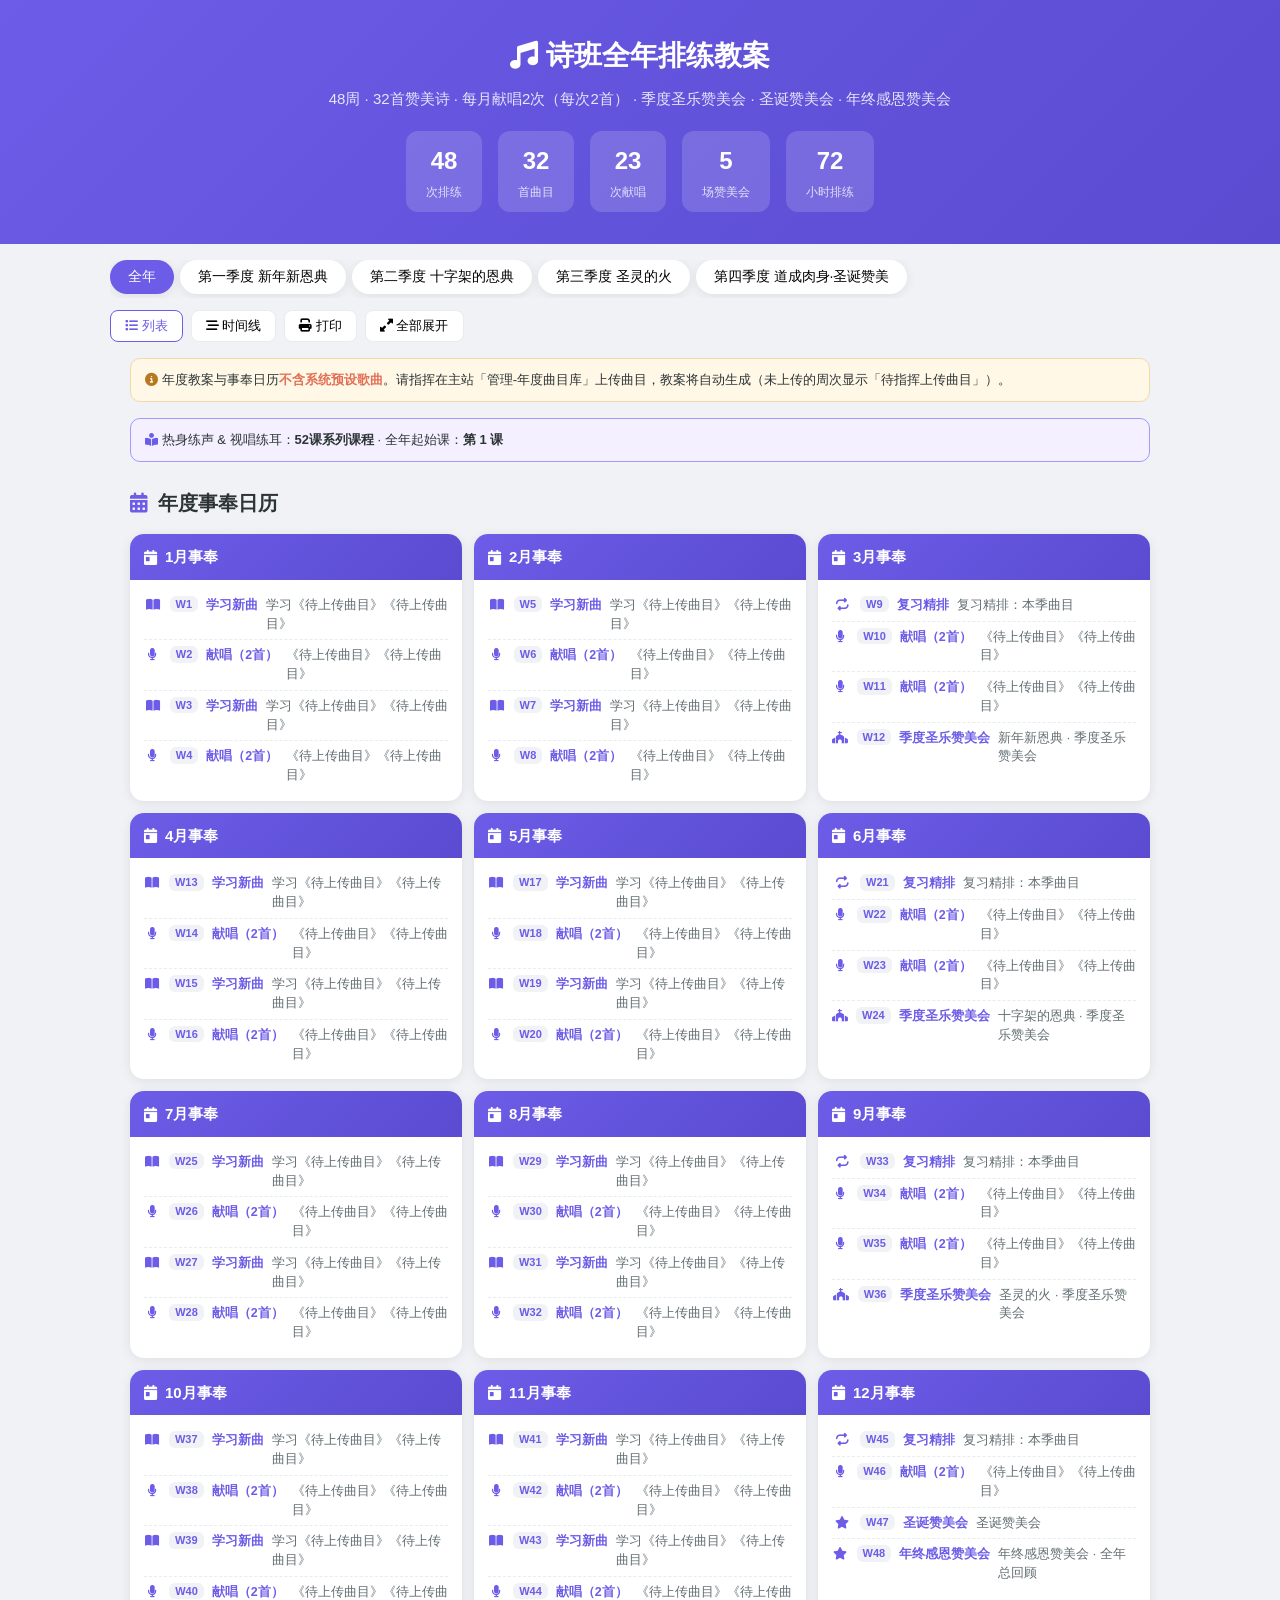
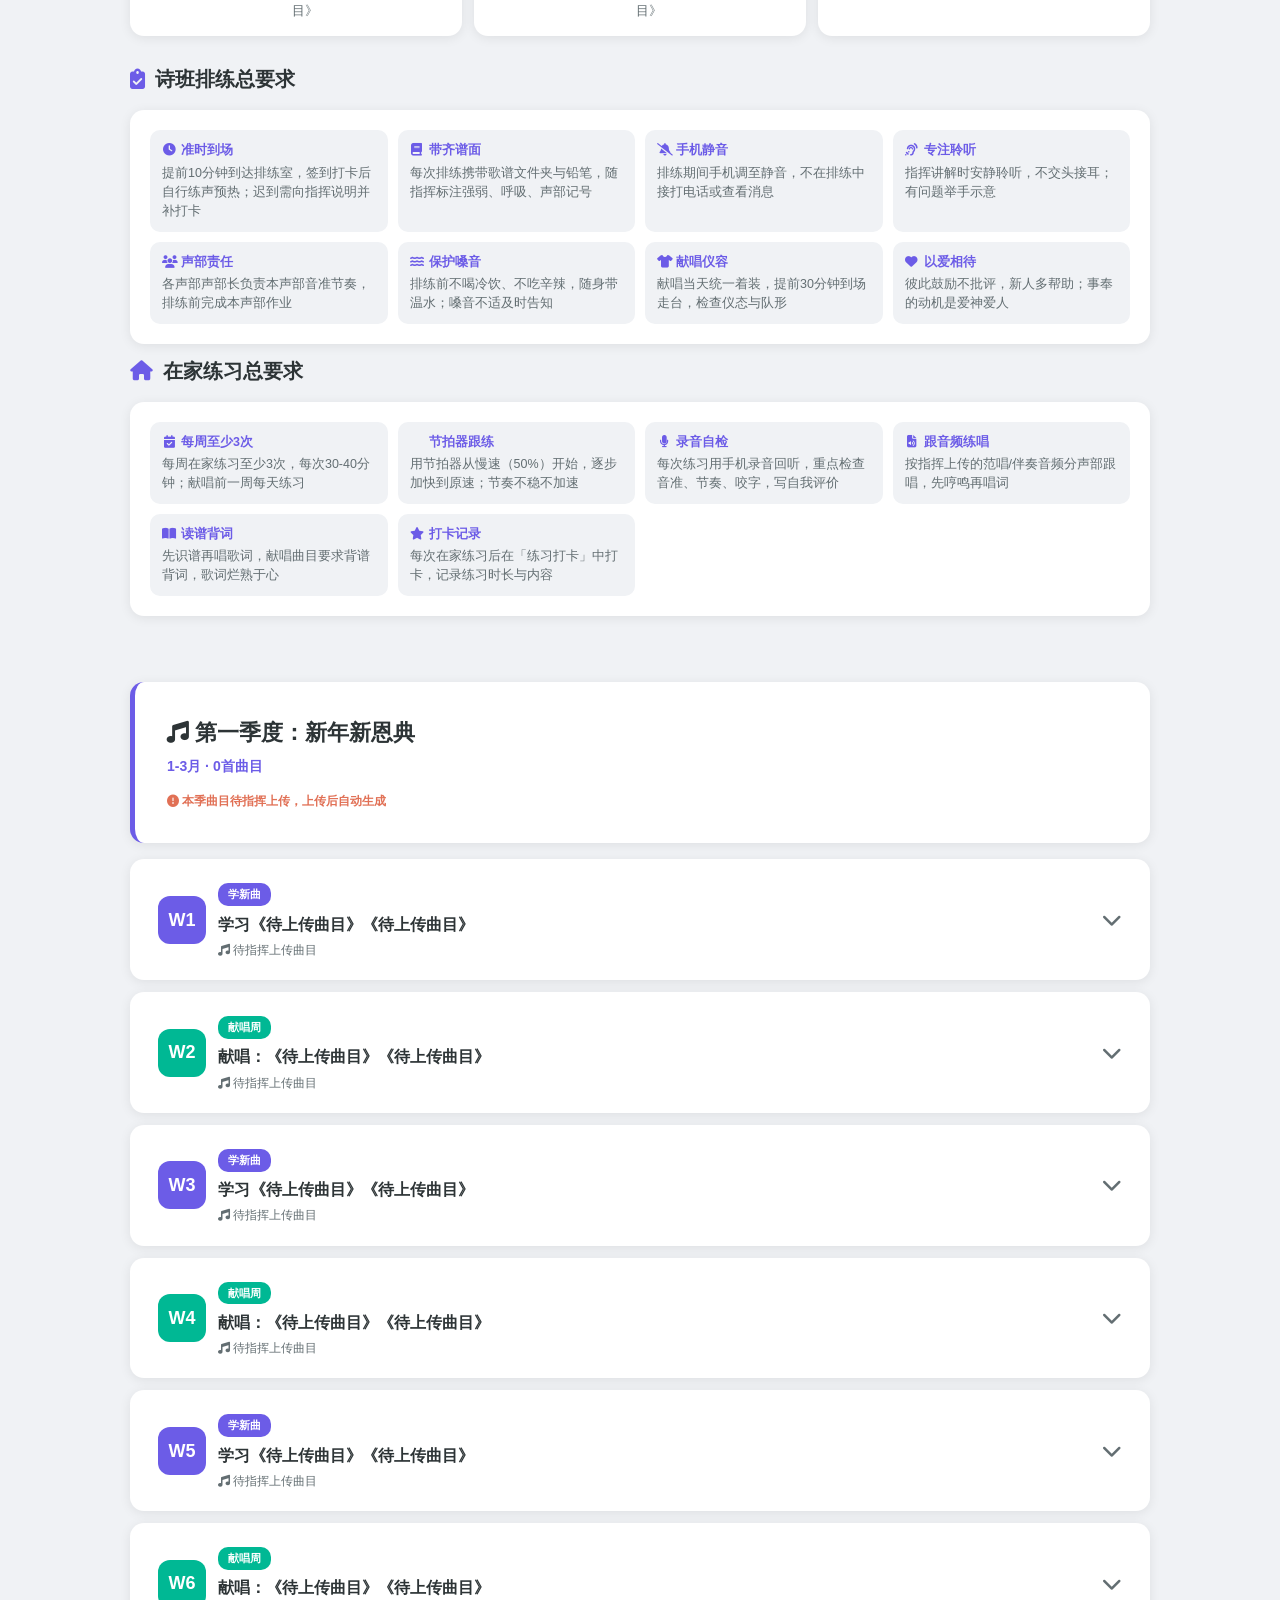
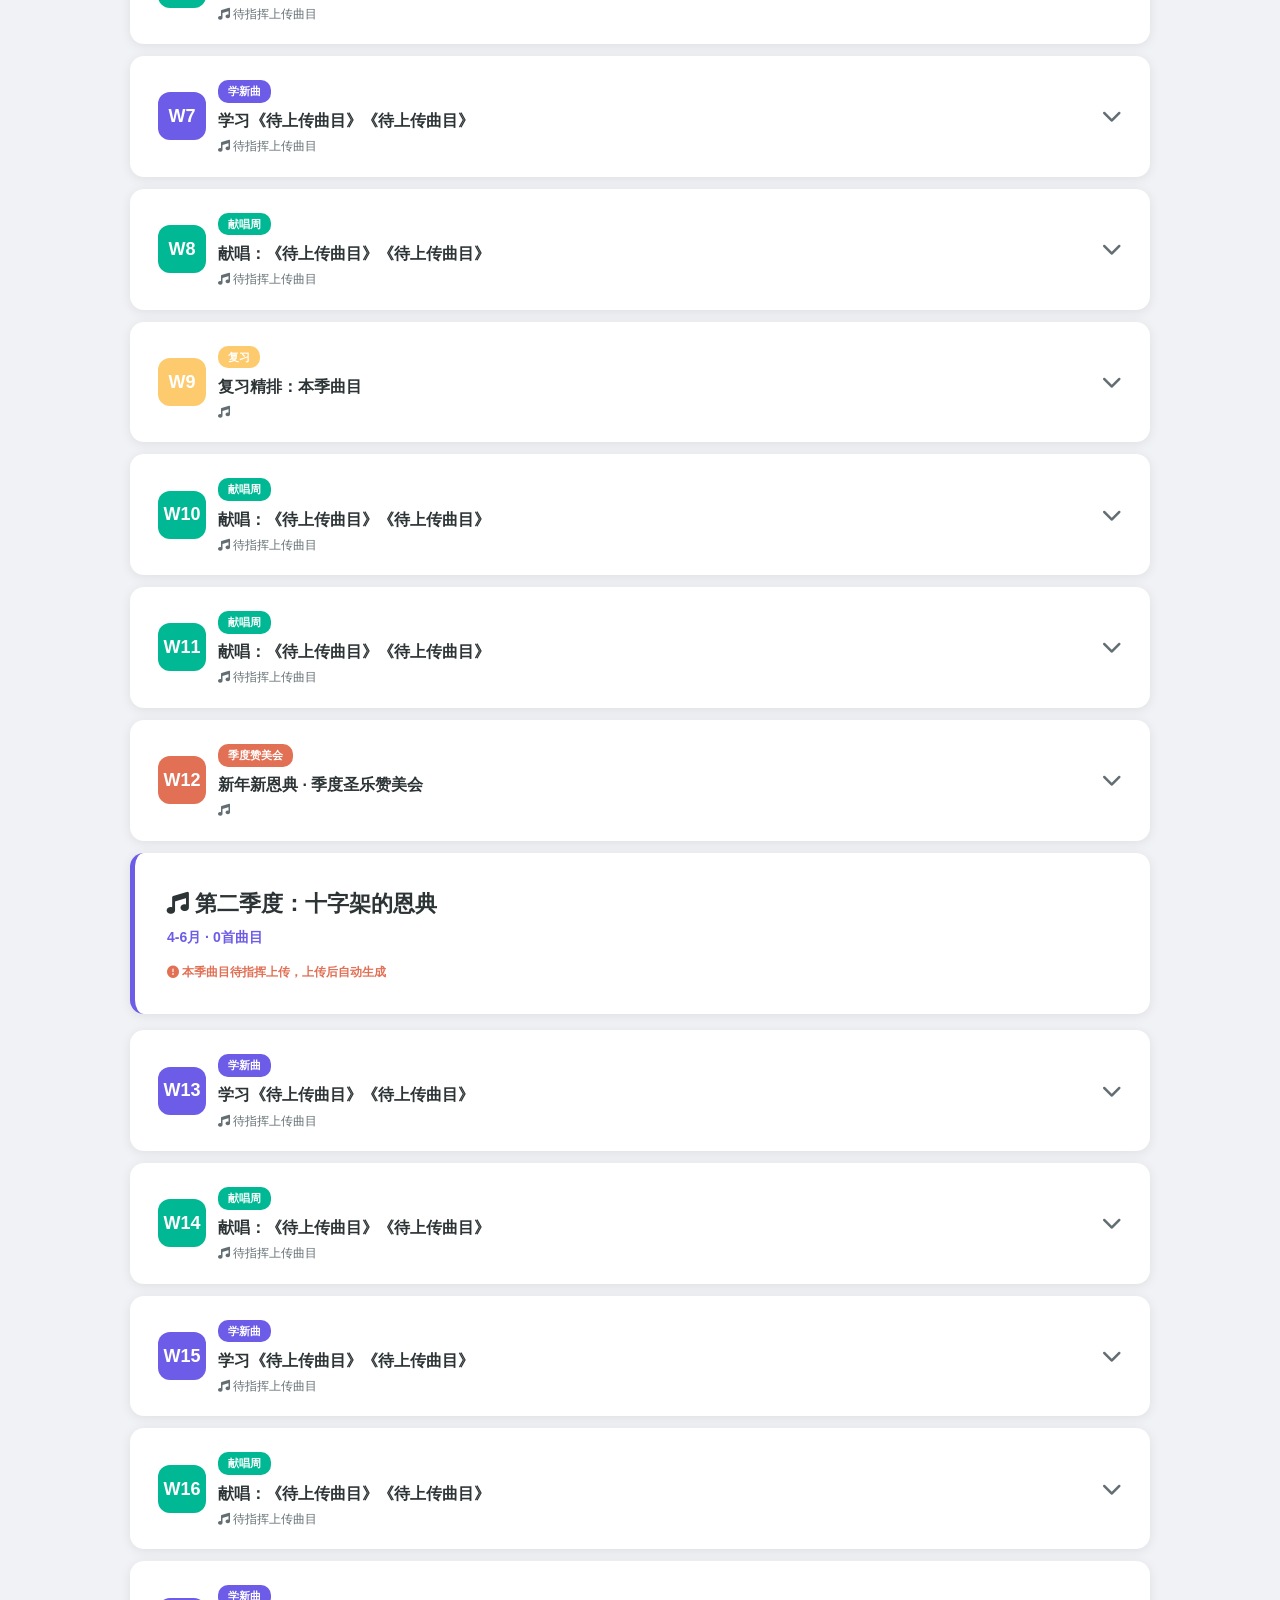
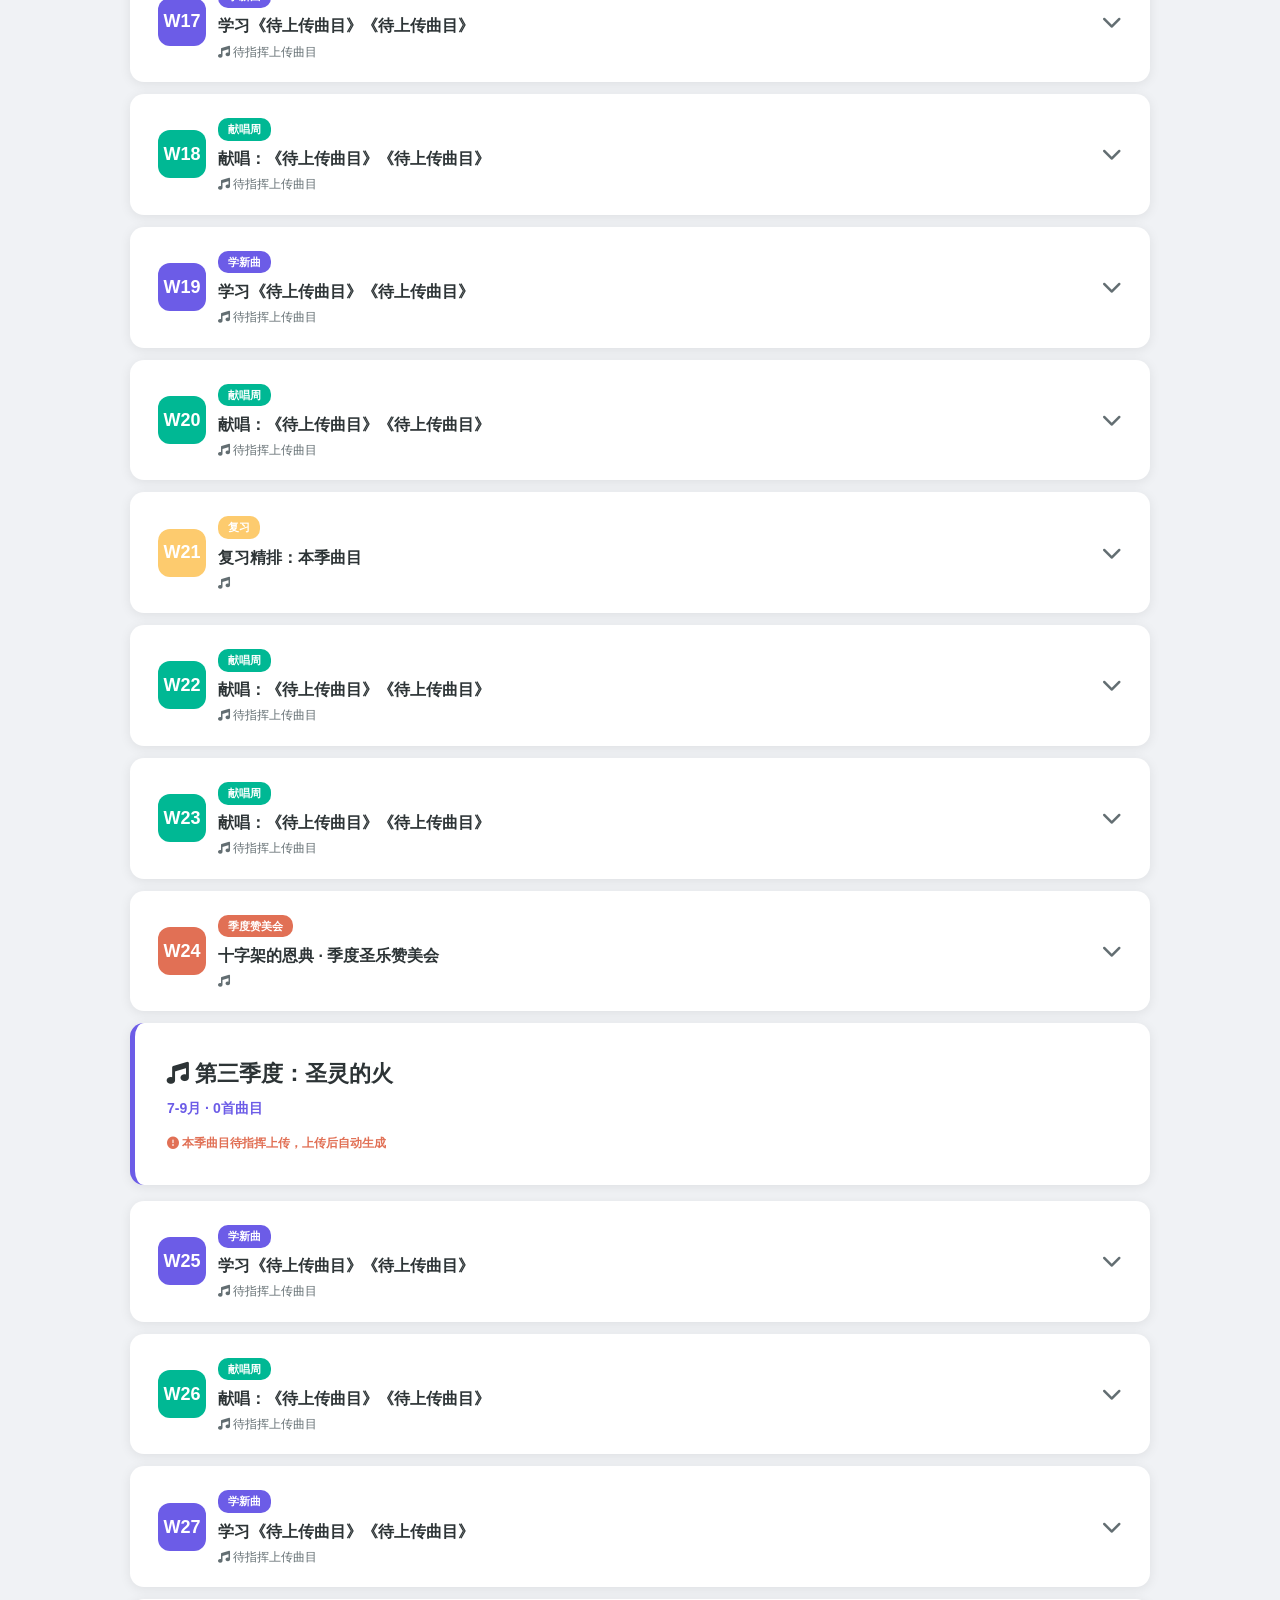
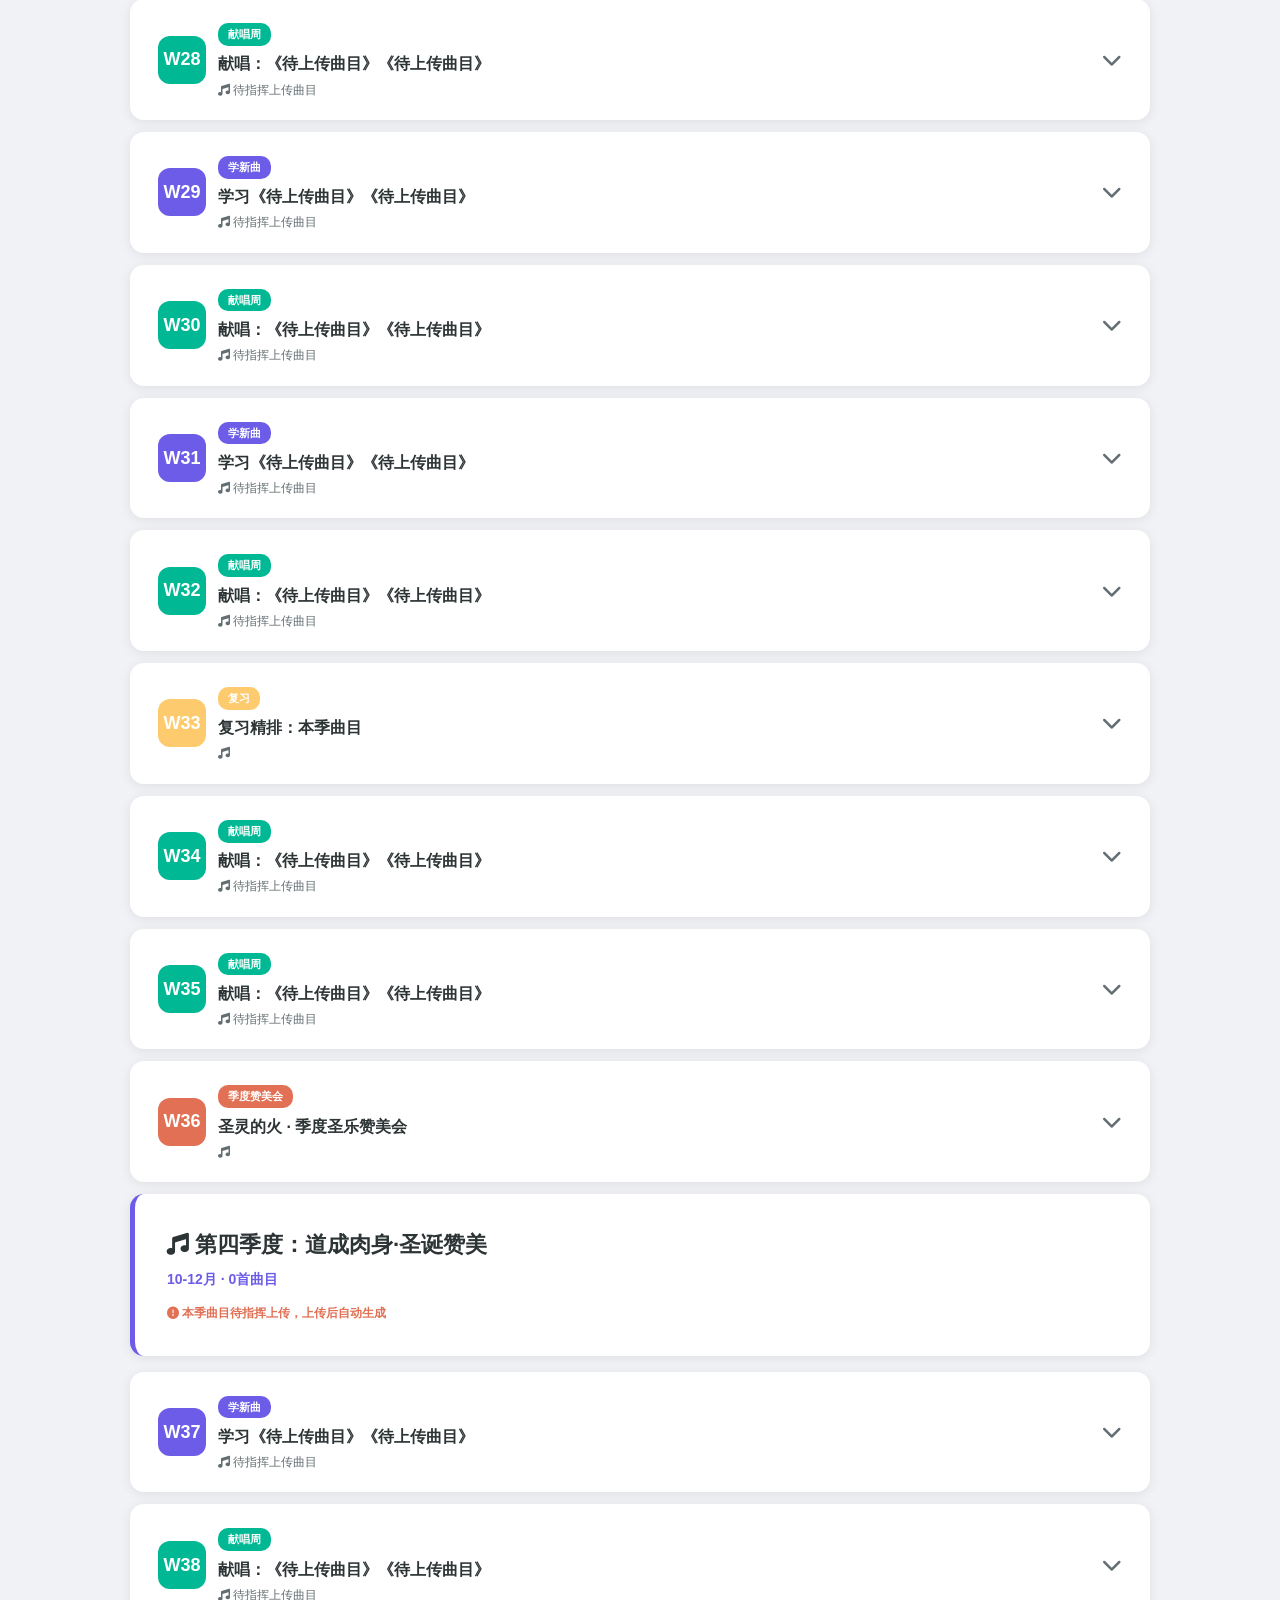
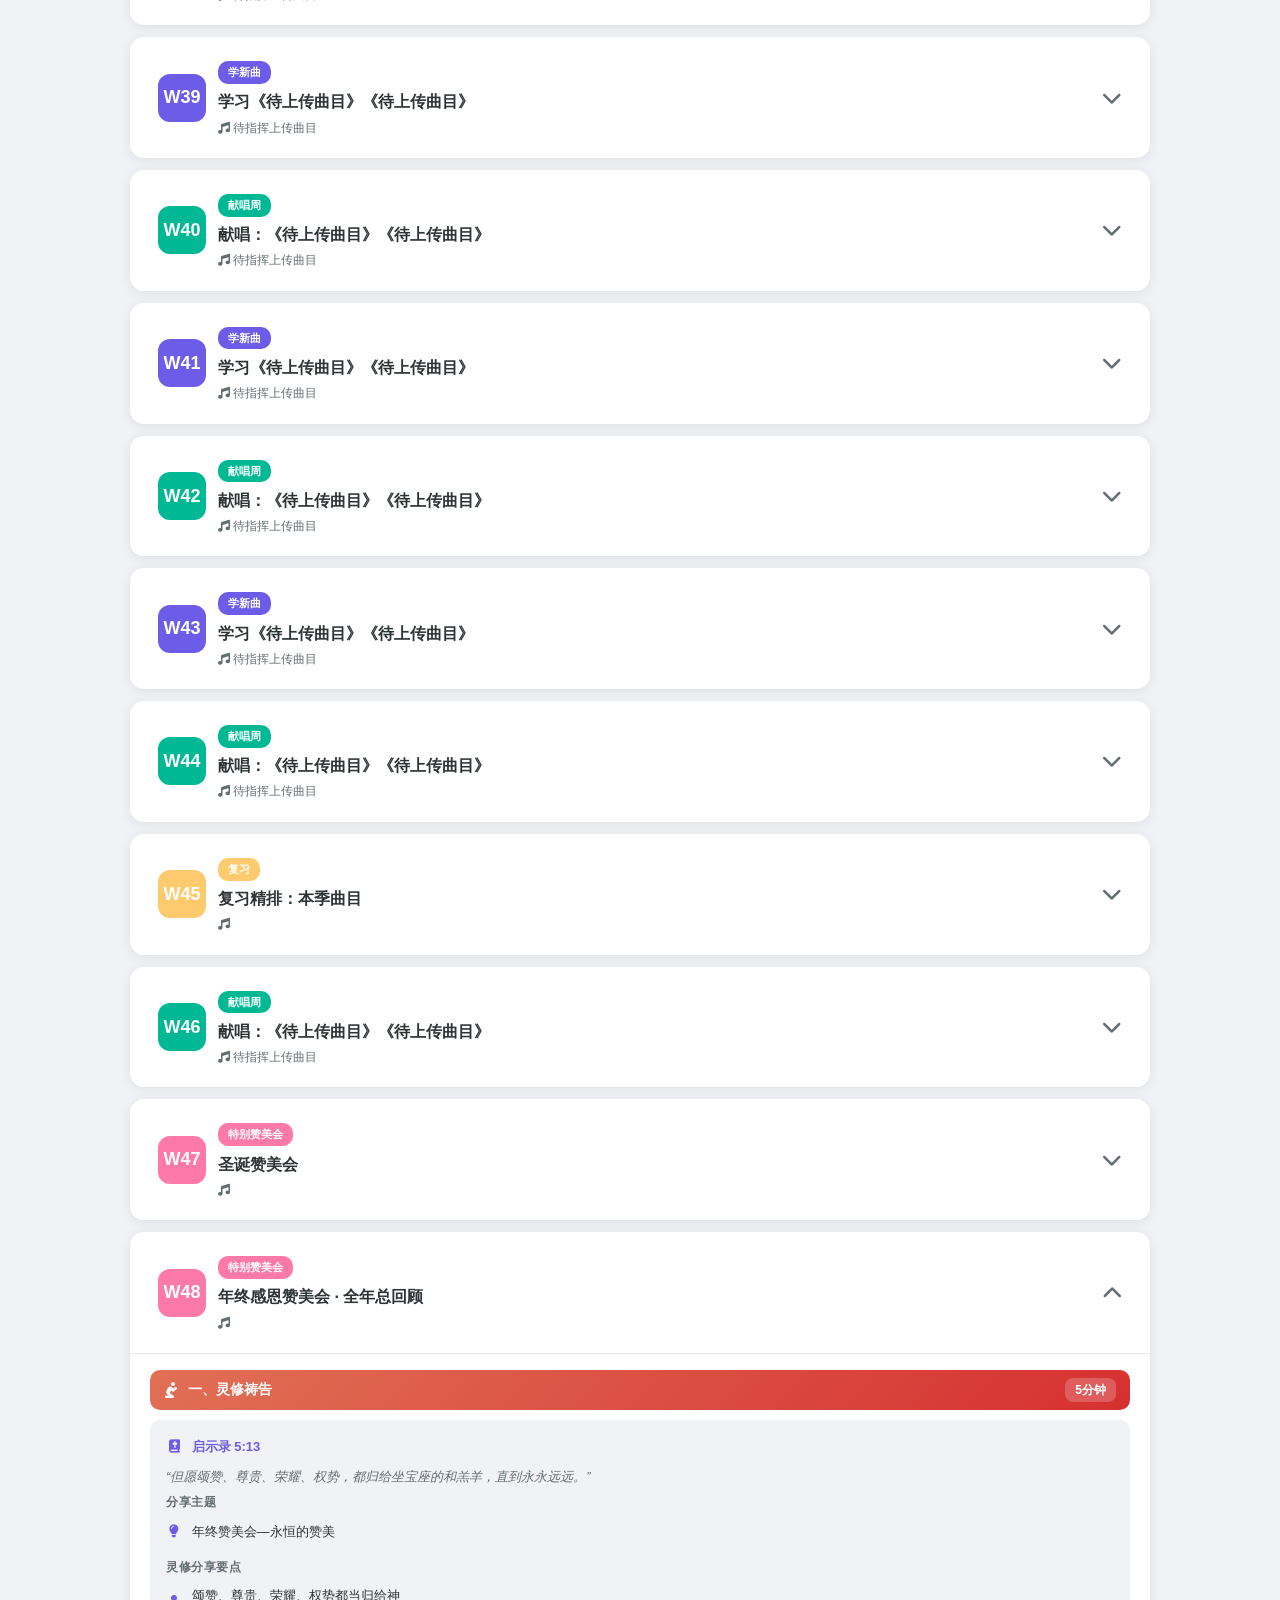
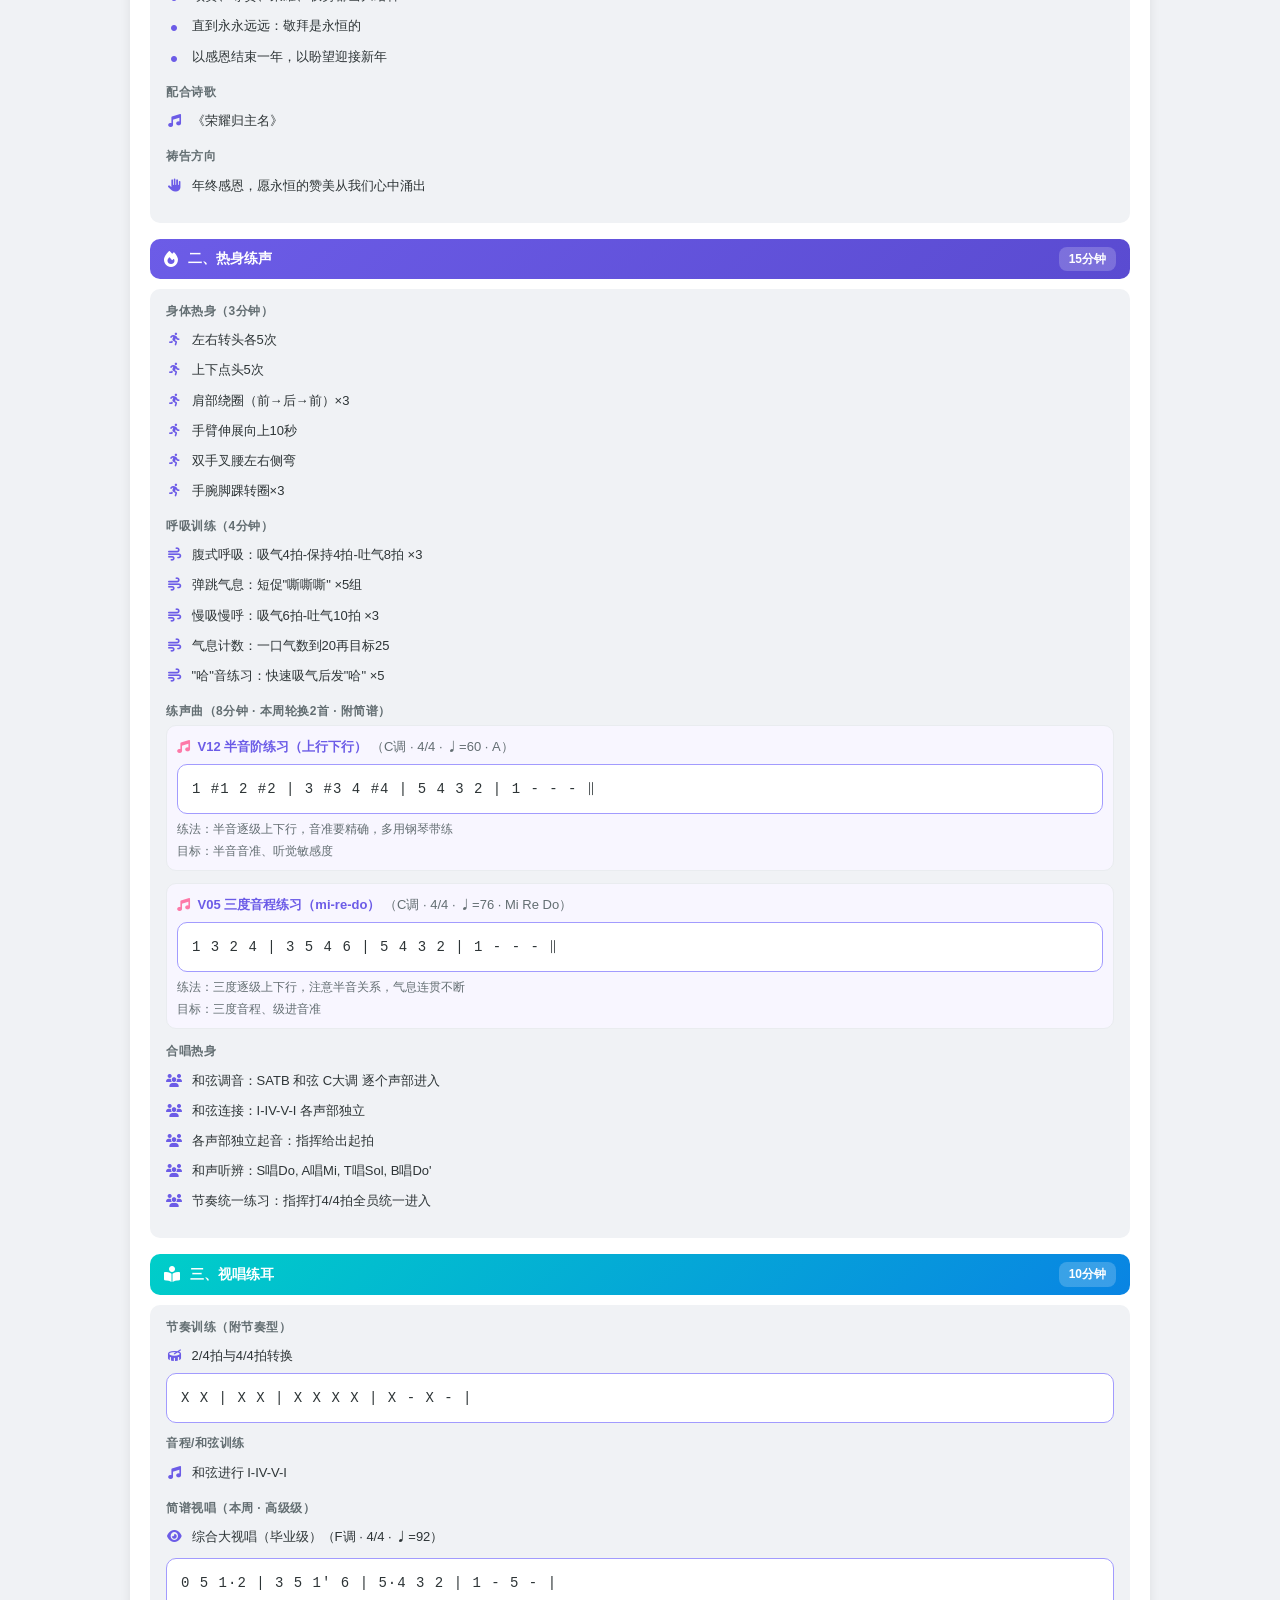
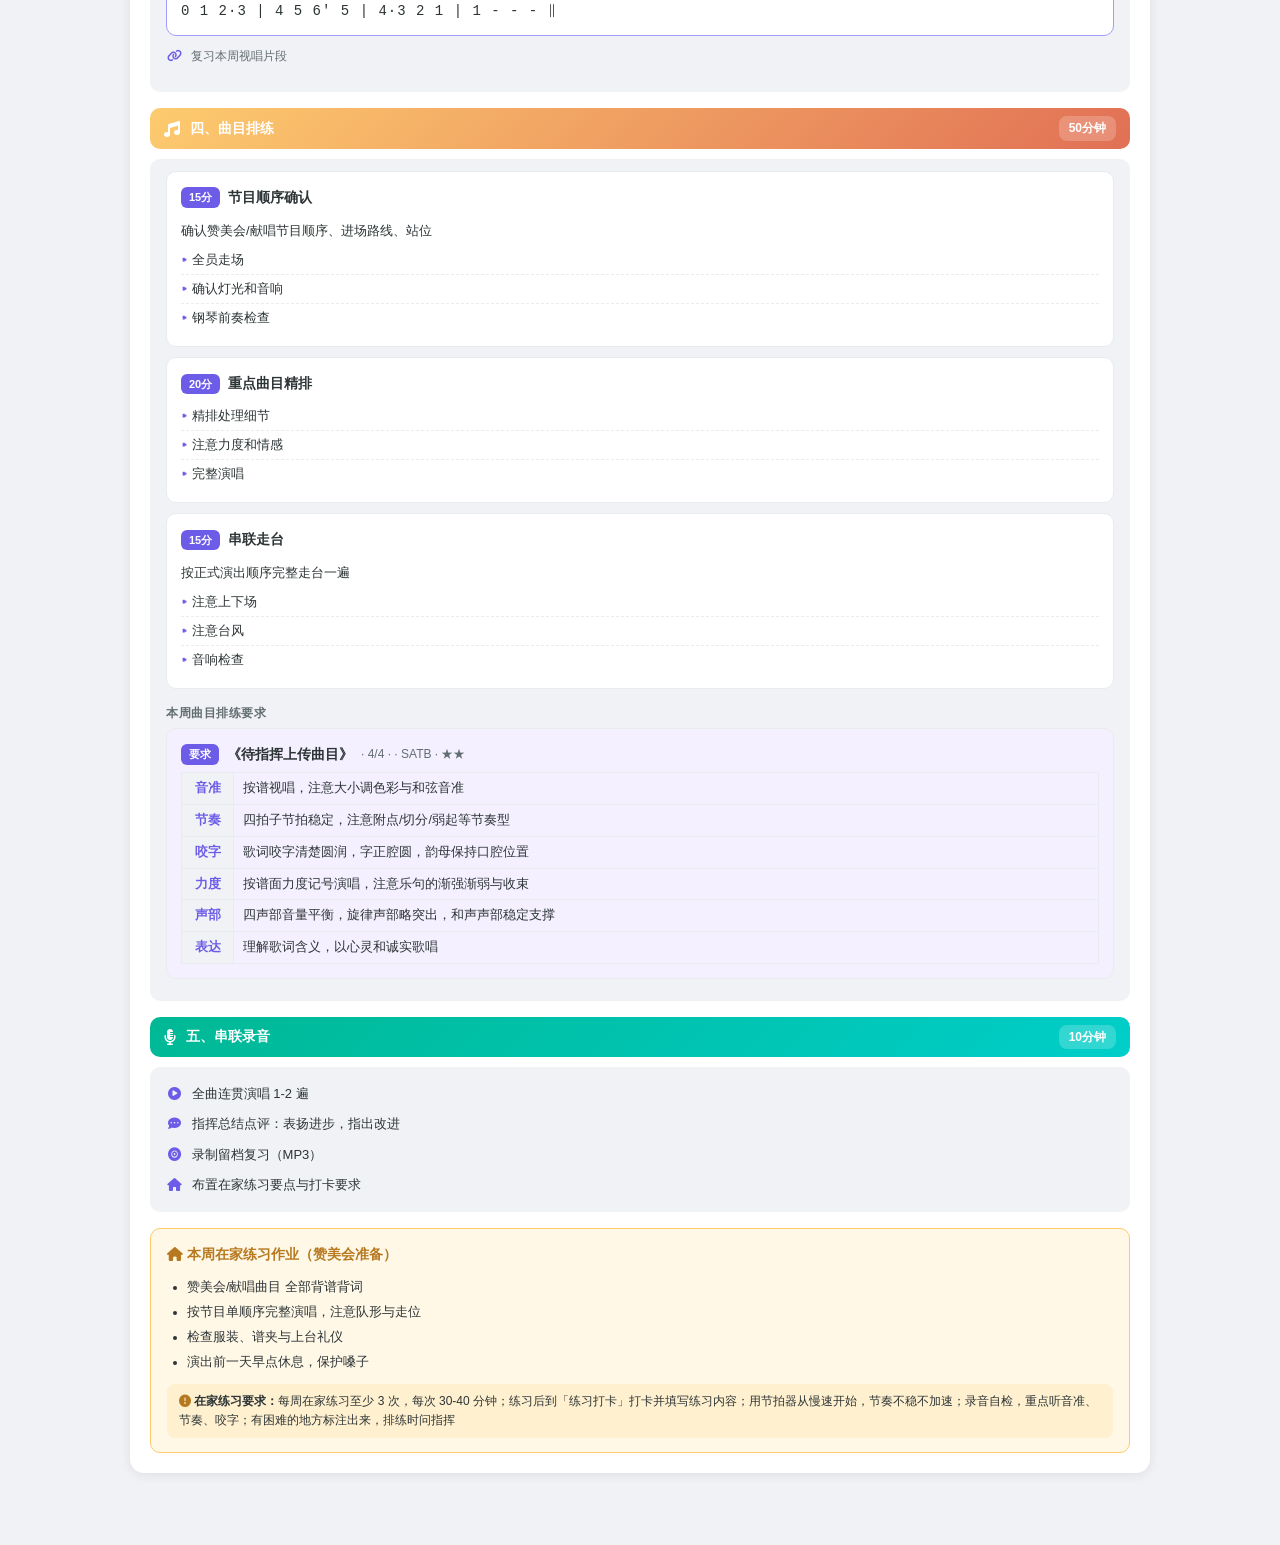
<file: plans.html>
<!DOCTYPE html>
<html lang="zh-CN">
<head>
  <meta charset="UTF-8">
  <meta name="viewport" content="width=device-width, initial-scale=1.0">
  <title>诗班全年排练教案</title>
  <style>
    :root {
      --primary: #6C5CE7; --primary-light: #A29BFE; --primary-dark: #5A4BD1;
      --secondary: #00CEC9; --accent: #FD79A8; --bg: #F0F2F5;
      --card: #fff; --text: #2D3436; --text-muted: #636E72; --border: #E9ECEF;
      --success: #00B894; --warning: #FDCB6E; --danger: #E17055;
      --shadow: 0 2px 12px rgba(0,0,0,0.08); --radius: 14px;
    }
    * { margin:0; padding:0; box-sizing:border-box; }
    body { font-family:-apple-system,BlinkMacSystemFont,'Segoe UI','PingFang SC','Microsoft YaHei',sans-serif; background:var(--bg); color:var(--text); line-height:1.7; }
    
    /* Header */
    .header { background:linear-gradient(135deg,var(--primary),var(--primary-dark)); color:#fff; padding:32px 20px; text-align:center; }
    .header h1 { font-size:28px; margin-bottom:6px; }
    .header p { font-size:15px; opacity:0.85; }
    .header .stats { display:flex; gap:16px; justify-content:center; margin-top:20px; flex-wrap:wrap; }
    .header .stat { background:rgba(255,255,255,0.15); padding:10px 20px; border-radius:12px; }
    .header .stat .num { font-size:24px; font-weight:800; }
    .header .stat .label { font-size:12px; opacity:0.8; }

    /* Controls */
    .controls { padding:16px 20px; max-width:1100px; margin:0 auto; }
    .quarter-tabs { display:flex; gap:6px; overflow-x:auto; padding-bottom:4px; }
    .q-tab { padding:8px 18px; border-radius:20px; border:none; background:var(--card); font-size:14px; cursor:pointer; white-space:nowrap; box-shadow:var(--shadow); transition:all .2s; }
    .q-tab.active { background:var(--primary); color:#fff; }
    .view-toggle { display:flex; gap:8px; margin-top:12px; }
    .view-btn { padding:6px 14px; border-radius:8px; border:1.5px solid var(--border); background:var(--card); cursor:pointer; font-size:13px; }
    .view-btn.active { border-color:var(--primary); color:var(--primary); }

    /* Container */
    .container { max-width:1100px; margin:0 auto; padding:0 20px 40px; }

    /* Quarter Header */
    .quarter-header { background:var(--card); border-radius:var(--radius); padding:24px; margin-bottom:16px; box-shadow:var(--shadow); border-left:5px solid var(--primary); }
    .quarter-header h2 { font-size:22px; margin-bottom:4px; }
    .quarter-header .theme { font-size:14px; color:var(--primary); font-weight:600; }
    .quarter-header .song-grid { display:flex; flex-wrap:wrap; gap:6px; margin-top:12px; }
    .song-tag { padding:4px 12px; background:var(--bg); border-radius:16px; font-size:12px; }

    /* Week Card */
    .week-card { background:var(--card); border-radius:var(--radius); margin-bottom:12px; box-shadow:var(--shadow); overflow:hidden; }
    .week-header { display:flex; align-items:center; gap:12px; padding:16px 20px; cursor:pointer; transition:background .2s; }
    .week-header:hover { background:var(--bg); }
    .week-num { width:48px; height:48px; border-radius:12px; display:flex; align-items:center; justify-content:center; font-size:18px; font-weight:800; color:#fff; flex-shrink:0; }
    .week-info { flex:1; }
    .week-info .type-badge { display:inline-block; padding:2px 10px; border-radius:10px; font-size:11px; font-weight:700; color:#fff; margin-right:6px; }
    .week-info h3 { font-size:16px; margin-top:4px; }
    .week-info .songs-preview { font-size:12px; color:var(--text-muted); margin-top:2px; }
    .week-toggle { font-size:20px; color:var(--text-muted); transition:transform .3s; }
    .week-card.open .week-toggle { transform:rotate(180deg); }

    /* Week Body */
    .week-body { display:none; padding:0 20px 20px; border-top:1px solid var(--border); }
    .week-card.open .week-body { display:block; }

    /* 5 Phases */
    .phase { margin-top:16px; }
    .phase-header { display:flex; align-items:center; gap:10px; margin-bottom:10px; padding:8px 14px; border-radius:10px; color:#fff; font-weight:700; font-size:14px; }
    .phase-header i { font-size:16px; }
    .phase-header .time-badge { margin-left:auto; background:rgba(255,255,255,0.2); padding:2px 10px; border-radius:8px; font-size:12px; }
    .phase-1 .phase-header { background:linear-gradient(135deg,#E17055,#D63031); }
    .phase-2 .phase-header { background:linear-gradient(135deg,#6C5CE7,#5A4BD1); }
    .phase-3 .phase-header { background:linear-gradient(135deg,#00CEC9,#0984E3); }
    .phase-4 .phase-header { background:linear-gradient(135deg,#FDCB6E,#E17055); }
    .phase-5 .phase-header { background:linear-gradient(135deg,#00B894,#00CEC9); }

    .phase-body { padding:12px 16px; background:var(--bg); border-radius:10px; }
    .phase-body .item { padding:4px 0; font-size:13px; }
    .phase-body .item i { color:var(--primary); margin-right:6px; width:16px; text-align:center; }
    .phase-body .item.highlight { font-weight:600; color:var(--primary); }

    /* Sub-section */
    .sub-section { margin-bottom:10px; }
    .sub-label { font-size:12px; font-weight:700; color:var(--text-muted); text-transform:uppercase; letter-spacing:0.5px; margin-bottom:4px; }

    /* Rehearsal Detail */
    .rehearsal-block { background:var(--card); border-radius:10px; padding:14px; margin-bottom:10px; border:1px solid var(--border); }
    .rehearsal-block .rb-title { font-weight:700; font-size:14px; margin-bottom:6px; display:flex; align-items:center; gap:8px; }
    .rehearsal-block .rb-title .rb-time { background:var(--primary); color:#fff; padding:1px 8px; border-radius:6px; font-size:11px; }
    .rehearsal-block .rb-steps { list-style:none; }
    .rehearsal-block .rb-steps li { padding:3px 0; font-size:13px; border-bottom:1px dashed var(--border); }
    .rehearsal-block .rb-steps li:last-child { border-bottom:none; }
    .rehearsal-block .rb-steps li::before { content:'▸ '; color:var(--primary); font-weight:700; }
    .rehearsal-block .rb-tips { margin-top:6px; font-size:12px; color:var(--danger); font-weight:600; }
    .rehearsal-block .rb-tips i { margin-right:4px; }

    /* Timeline view */
    .timeline { position:relative; padding-left:30px; }
    .timeline::before { content:''; position:absolute; left:12px; top:0; bottom:0; width:3px; background:var(--border); border-radius:2px; }
    .tl-item { position:relative; margin-bottom:12px; }
    .tl-item::before { content:''; position:absolute; left:-23px; top:8px; width:12px; height:12px; border-radius:50%; background:var(--primary); border:3px solid var(--card); box-shadow:0 0 0 2px var(--primary-light); }
    .tl-card { background:var(--card); border-radius:10px; padding:14px; box-shadow:var(--shadow); }
    .tl-card .tl-time { font-size:11px; color:var(--primary); font-weight:700; }
    .tl-card .tl-title { font-size:14px; font-weight:700; margin-top:2px; }
    .tl-card .tl-desc { font-size:13px; color:var(--text-muted); margin-top:4px; }

    /* Print */
    @media print {
      .header { background:#fff !important; color:#000 !important; -webkit-print-color-adjust:exact; print-color-adjust:exact; }
      .controls { display:none; }
      .week-body { display:block !important; }
      .week-card { break-inside:avoid; }
      .phase-header { -webkit-print-color-adjust:exact; print-color-adjust:exact; }
    }
    @media (min-width:700px) {
      .container { padding:0 40px 60px; }
      .quarter-header { padding:32px; }
      .week-header { padding:20px 28px; }
    }
  
    /* Annual calendar */
    .annual-title { display:flex; align-items:center; gap:10px; font-size:20px; font-weight:800; margin:24px 0 14px; color:var(--text); }
    .annual-title i { color:var(--primary); }
    .annual-grid { display:grid; grid-template-columns:repeat(auto-fill,minmax(250px,1fr)); gap:12px; }
    .month-card { background:var(--card); border-radius:var(--radius); box-shadow:var(--shadow); overflow:hidden; }
    .month-card .m-head { background:linear-gradient(135deg,var(--primary),var(--primary-dark)); color:#fff; padding:10px 14px; font-weight:800; font-size:15px; display:flex; align-items:center; gap:8px; }
    .month-card .m-body { padding:10px 14px; }
    .m-event { display:flex; align-items:flex-start; gap:8px; padding:6px 0; border-bottom:1px dashed var(--border); font-size:12.5px; line-height:1.5; }
    .m-event:last-child { border-bottom:none; }
    .m-event .e-icon { width:20px; text-align:center; color:var(--primary); }
    .m-event .e-week { background:var(--bg); border-radius:6px; padding:0 6px; font-size:11px; font-weight:700; color:var(--primary); white-space:nowrap; flex-shrink:0; }
    .m-event .e-type { font-weight:700; color:var(--primary); white-space:nowrap; }
    .m-event .e-label { color:var(--text-muted); }

    /* Rules */
    .rules-card { background:var(--card); border-radius:var(--radius); box-shadow:var(--shadow); padding:20px; margin-bottom:6px; }
    .rules-card h3 { font-size:17px; margin-bottom:12px; }
    .rules-grid { display:grid; grid-template-columns:repeat(auto-fill,minmax(235px,1fr)); gap:10px; }
    .rule-item { background:var(--bg); border-radius:10px; padding:10px 12px; font-size:12.5px; }
    .rule-item .r-title { font-weight:700; color:var(--primary); margin-bottom:2px; }
    .rule-item .r-title i { margin-right:5px; width:14px; text-align:center; }
    .rule-item .r-desc { color:var(--text-muted); line-height:1.55; }

    /* Jianpu */
    .jianpu { background:#fff; border:1.5px solid var(--primary-light); border-radius:10px; padding:10px 14px; margin:6px 0; font-family:'SF Mono',Menlo,Consolas,monospace; font-size:14px; line-height:2; color:#2D3436; letter-spacing:1px; overflow-x:auto; }
    .jianpu .jp-line { white-space:pre; }
    .vocalise-item { margin-bottom:12px; padding:10px; background:#F8F6FF; border-radius:10px; border:1px solid var(--border); }
    .vocalise-item .v-title { font-weight:700; font-size:13px; color:var(--primary); }
    .vocalise-item .v-method { font-size:12px; color:var(--text-muted); margin-top:4px; line-height:1.5; }

    /* Song reqs */
    .req-table { width:100%; border-collapse:collapse; font-size:12.5px; margin-top:6px; }
    .req-table td { border:1px solid var(--border); padding:6px 9px; vertical-align:top; line-height:1.5; }
    .req-table td.req-label { background:var(--bg); font-weight:700; color:var(--primary); white-space:nowrap; width:52px; text-align:center; }

    /* Homework */
    .homework-card { background:#FFF8E7; border:1.5px solid #FDCB6E; border-radius:10px; padding:14px 16px; margin-top:16px; }
    .homework-card .hw-title { font-weight:800; font-size:14px; color:#B7791F; margin-bottom:8px; }
    .homework-card ul { margin:0; padding-left:20px; }
    .homework-card li { font-size:12.5px; padding:2px 0; }
    .homework-card .hw-req { margin-top:8px; padding:8px 12px; background:rgba(253,203,110,0.2); border-radius:8px; font-size:12px; line-height:1.6; }
</style>
  <link rel="stylesheet" href="https://cdnjs.cloudflare.com/ajax/libs/font-awesome/6.5.0/css/all.min.css">
  <link rel="icon" href="data:image/svg+xml,<svg xmlns=%22http://www.w3.org/2000/svg%22 viewBox=%220 0 100 100%22><text y=%22.9em%22 font-size=%2290%22>🎵</text></svg>">
</head>
<body>

<div class="header">
  <h1><i class="fas fa-music"></i> 诗班全年排练教案</h1>
  <p>48周 · 32首赞美诗 · 每月献唱2次（每次2首） · 季度圣乐赞美会 · 圣诞赞美会 · 年终感恩赞美会</p>
  <div class="stats">
    <div class="stat"><div class="num">48</div><div class="label">次排练</div></div>
    <div class="stat"><div class="num">32</div><div class="label">首曲目</div></div>
    <div class="stat"><div class="num">23</div><div class="label">次献唱</div></div>
    <div class="stat"><div class="num">5</div><div class="label">场赞美会</div></div>
    <div class="stat"><div class="num">72</div><div class="label">小时排练</div></div>
  </div>
</div>

<div class="controls">
  <div class="quarter-tabs" id="quarter-tabs"></div>
  <div class="view-toggle">
    <button class="view-btn active" onclick="plans.setView('card')" id="view-card"><i class="fas fa-list"></i> 列表</button>
    <button class="view-btn" onclick="plans.setView('timeline')" id="view-timeline"><i class="fas fa-stream"></i> 时间线</button>
    <button class="view-btn" onclick="window.print()" id="view-print"><i class="fas fa-print"></i> 打印</button>
    <button class="view-btn" onclick="plans.expandAll()"><i class="fas fa-expand-alt"></i> 全部展开</button>
  </div>
</div>

<div class="container">
  <div id="repo-banner"></div>
  <div id="lesson-banner"></div>
  <div class="annual-title"><i class="fas fa-calendar-alt"></i> 年度事奉日历</div>
  <div class="annual-grid" id="annual-grid"></div>

  <div class="annual-title" style="margin-top:26px;"><i class="fas fa-clipboard-check"></i> 诗班排练总要求</div>
  <div class="rules-card" id="rules-card"></div>

  <div class="annual-title" style="margin-top:10px;"><i class="fas fa-home"></i> 在家练习总要求</div>
  <div class="rules-card" id="home-rules-card"></div>
</div>

<div class="container" id="main"></div>

<script src="js/plans-data.js?v=20260817-5"></script>
<script>
(() => {
  'use strict';
  const D = PLANS_DATA;
  let activeQuarter = 'all';
  let viewMode = 'card';

  // Quarter tabs
  const tabsEl = document.getElementById('quarter-tabs');
  let tabsHtml = `<button class="q-tab active" onclick="plans.filterQuarter('all')">全年</button>`;
  D.QUARTERS.forEach(q => {
    tabsHtml += `<button class="q-tab" onclick="plans.filterQuarter('${q.id}')">${q.label} ${q.theme}</button>`;
  });
  tabsEl.innerHTML = tabsHtml;

  function filterQuarter(q) {
    activeQuarter = q;
    tabsEl.querySelectorAll('.q-tab').forEach(t => t.classList.remove('active'));
    event.target.classList.add('active');
    render();
  }

  function setView(v) {
    viewMode = v;
    document.querySelectorAll('.view-btn').forEach(b => b.classList.remove('active'));
    document.getElementById('view-' + v).classList.add('active');
    render();
  }

  function expandAll() {
    document.querySelectorAll('.week-card').forEach(c => c.classList.add('open'));
  }

  function toggleWeek(el) {
    el.closest('.week-card').classList.toggle('open');
  }

  // ---- Render ----
  function render() {
    const weeks = D.WEEKS.filter(w => activeQuarter === 'all' || w.quarter === activeQuarter);
    const main = document.getElementById('main');
    let html = '';

    // Quarter headers
    if (activeQuarter === 'all') {
      D.QUARTERS.forEach(q => {
        html += renderQuarterHeader(q);
        html += weeks.filter(w => w.quarter === q.id).map(w => renderWeek(w)).join('');
      });
    } else {
      const q = D.QUARTERS.find(x => x.id === activeQuarter);
      html += renderQuarterHeader(q);
      html += weeks.map(w => renderWeek(w)).join('');
    }

    main.innerHTML = html;
  }

  function renderQuarterHeader(q) {
    return `
      <div class="quarter-header">
        <h2><i class="fas fa-music"></i> ${q.label}：${q.theme}</h2>
        <div class="theme">${q.months} · ${q.songs.length}首曲目</div>
        <div class="song-grid">
          ${q.songs.length ? q.songs.map((s,i) => `<span class="song-tag"><i class="fas fa-music" style="color:var(--accent);margin-right:4px;"></i>${i+1}. ${s.title} <span style="opacity:0.6;">${s.key}</span></span>`).join('') : `<span style="font-size:12px;color:#E17055;font-weight:600;"><i class="fas fa-exclamation-circle"></i> 本季曲目待指挥上传，上传后自动生成</span>`}
        </div>
      </div>
    `;
  }

  function renderWeek(w) {
    const color = D.WEEK_TYPE_COLORS[w.type] || '#6C5CE7';
    const typeLabel = D.WEEK_TYPE_LABELS[w.type] || w.type;
    const songsText = w.allSongs.map(s => s ? s.title : '').filter(Boolean).join('、');

    if (viewMode === 'timeline') {
      return renderWeekTimeline(w, color, typeLabel, songsText);
    }
    return renderWeekCard(w, color, typeLabel, songsText);
  }

  function renderWeekCard(w, color, typeLabel, songsText) {
    return `
      <div class="week-card" id="week-${w.weekNum}">
        <div class="week-header" onclick="plans.toggleWeek(this)">
          <div class="week-num" style="background:${color}">W${w.weekNum}</div>
          <div class="week-info">
            <span class="type-badge" style="background:${color}">${typeLabel}</span>
            <h3>${w.label}</h3>
            <div class="songs-preview"><i class="fas fa-music"></i> ${songsText}</div>
          </div>
          <div class="week-toggle"><i class="fas fa-chevron-down"></i></div>
        </div>
        <div class="week-body">
          ${renderPhases(w)}
        </div>
      </div>
    `;
  }

  function renderWeekTimeline(w, color, typeLabel, songsText) {
    const phaseLabels = ['灵修祷告','热身练声','视唱练耳','曲目排练','串联录音'];
    const phaseTimes = ['0:00-0:05','0:05-0:20','0:20-0:30','0:30-1:20','1:20-1:30'];
    const phaseIcons = ['fa-pray','fa-fire','fa-book-reader','fa-music','fa-microphone-alt'];

    return `
      <div class="week-card" id="week-${w.weekNum}">
        <div class="week-header" onclick="plans.toggleWeek(this)">
          <div class="week-num" style="background:${color}">W${w.weekNum}</div>
          <div class="week-info">
            <span class="type-badge" style="background:${color}">${typeLabel}</span>
            <h3>${w.label}</h3>
          </div>
          <div class="week-toggle"><i class="fas fa-chevron-down"></i></div>
        </div>
        <div class="week-body">
          <div style="margin:12px 0 8px;font-size:13px;font-weight:600;color:var(--text-muted);">
            <i class="fas fa-clock"></i> 排练时长 90分钟 · ${songsText}
          </div>
          <div class="timeline">
            ${phaseLabels.map((label, i) => `
              <div class="tl-item">
                <div class="tl-card">
                  <div class="tl-time">${phaseTimes[i]} · ${label}</div>
                  <div class="tl-title">${getPhaseTitle(w, i)}</div>
                  <div class="tl-desc">${getPhaseDesc(w, i)}</div>
                </div>
              </div>
            `).join('')}
          </div>
          ${renderHomework(w)}
        </div>
      </div>
    `;
  }

  function getPhaseTitle(w, phaseIdx) {
    if (phaseIdx === 0) return w.devotion.theme;
    if (phaseIdx === 1) return '身体热身 → 呼吸训练 → 练声曲 → 合唱热身';
    if (phaseIdx === 2) return w.solfege.rhythm.name + ' / ' + w.solfege.interval;
    if (phaseIdx === 3) return w.rehearsalDetail.map(r => r.phase).join(' → ');
    if (phaseIdx === 4) return '连贯演唱 → 总结点评';
    return '';
  }

  function getPhaseDesc(w, phaseIdx) {
    if (phaseIdx === 0) return w.devotion.text.slice(0, 40) + '…';
    if (phaseIdx === 1) return w.warmup.vocal.map(v => v.title).join(' + ');
    if (phaseIdx === 2) return w.solfege.sightReading.title;
    if (phaseIdx === 3) return w.rehearsalDetail.map(r => r.title || r.content || '').join('；');
    return '录制留档，指挥总结';
  }

  // ---- 5 Phases Detail ----
  function renderPhases(w) {
    return `
      ${renderDevotion(w)}
      ${renderWarmup(w)}
      ${renderSolfege(w)}
      ${renderRehearsalPhase(w)}
      <div class="phase phase-5">
        <div class="phase-header">
          <i class="fas fa-microphone-alt"></i> 五、串联录音
          <span class="time-badge">10分钟</span>
        </div>
        <div class="phase-body">
          <div class="item"><i class="fas fa-play-circle"></i> 全曲连贯演唱 1-2 遍</div>
          <div class="item"><i class="fas fa-comment-dots"></i> 指挥总结点评：表扬进步，指出改进</div>
          <div class="item"><i class="fas fa-record-vinyl"></i> 录制留档复习（MP3）</div>
          <div class="item"><i class="fas fa-home"></i> 布置在家练习要点与打卡要求</div>
        </div>
      </div>
      ${renderHomework(w)}
    `;
  }

  function renderDevotion(w) {
    return `
      <div class="phase phase-1">
        <div class="phase-header">
          <i class="fas fa-pray"></i> 一、灵修祷告
          <span class="time-badge">5分钟</span>
        </div>
        <div class="phase-body">
          <div class="item highlight"><i class="fas fa-bible"></i> ${w.devotion.verse}</div>
          <div class="item" style="font-style:italic;color:var(--text-muted);">“${w.devotion.text}”</div>
          <div class="sub-section">
            <div class="sub-label">分享主题</div>
            <div class="item"><i class="fas fa-lightbulb"></i> ${w.devotion.theme}</div>
          </div>
          <div class="sub-section">
            <div class="sub-label">灵修分享要点</div>
            ${(w.devotion.sharing || []).map(s => `<div class="item"><i class="fas fa-circle" style="font-size:6px;"></i> ${s}</div>`).join('')}
          </div>
          <div class="sub-section">
            <div class="sub-label">配合诗歌</div>
            <div class="item"><i class="fas fa-music"></i> 《${w.devotion.song}》</div>
          </div>
          <div class="sub-section">
            <div class="sub-label">祷告方向</div>
            <div class="item"><i class="fas fa-hand-paper"></i> ${w.devotion.prayer}</div>
          </div>
        </div>
      </div>`;
  }

  function renderWarmup(w) {
    return `
      <div class="phase phase-2">
        <div class="phase-header">
          <i class="fas fa-fire"></i> 二、热身练声
          <span class="time-badge">15分钟</span>
        </div>
        <div class="phase-body">
          <div class="sub-section">
            <div class="sub-label">身体热身（3分钟）</div>
            ${w.warmup.body.map(b => `<div class="item"><i class="fas fa-running"></i> ${b}</div>`).join('')}
          </div>
          <div class="sub-section">
            <div class="sub-label">呼吸训练（4分钟）</div>
            ${w.warmup.breath.map(b => `<div class="item"><i class="fas fa-wind"></i> ${b}</div>`).join('')}
          </div>
          <div class="sub-section">
            <div class="sub-label">练声曲（8分钟 · 本周轮换2首 · 附简谱）</div>
            ${w.warmup.vocal.map(v => renderVocalise(v)).join('')}
          </div>
          <div class="sub-section">
            <div class="sub-label">合唱热身</div>
            ${w.warmup.choir.map(c => `<div class="item"><i class="fas fa-users"></i> ${c}</div>`).join('')}
          </div>
        </div>
      </div>`;
  }

  function renderVocalise(v) {
    return `
      <div class="vocalise-item">
        <div class="v-title"><i class="fas fa-music" style="color:var(--accent);margin-right:4px;"></i> ${v.id} ${v.title} <span style="color:var(--text-muted);font-weight:400;">（${v.key} · ${v.meter} · ${v.tempo} · ${v.vowel}）</span></div>
        <div class="jianpu">${v.jianpu.map(l => `<div class="jp-line">${l}</div>`).join('')}</div>
        <div class="v-method">练法：${v.method}</div>
        <div class="v-method">目标：${v.target}</div>
      </div>`;
  }

  function renderSolfege(w) {
    return `
      <div class="phase phase-3">
        <div class="phase-header">
          <i class="fas fa-book-reader"></i> 三、视唱练耳
          <span class="time-badge">10分钟</span>
        </div>
        <div class="phase-body">
          <div class="sub-section">
            <div class="sub-label">节奏训练（附节奏型）</div>
            <div class="item"><i class="fas fa-drum"></i> ${w.solfege.rhythm.name}</div>
            <div class="jianpu" style="margin-top:2px;">${w.solfege.rhythm.jianpu}</div>
          </div>
          <div class="sub-section">
            <div class="sub-label">音程/和弦训练</div>
            <div class="item"><i class="fas fa-music"></i> ${w.solfege.interval}</div>
          </div>
          <div class="sub-section">
            <div class="sub-label">简谱视唱（本周 · ${w.solfege.sightReading.level}级）</div>
            <div class="item"><i class="fas fa-eye"></i> ${w.solfege.sightReading.title}（${w.solfege.sightReading.key} · ${w.solfege.sightReading.meter} · ${w.solfege.sightReading.tempo}）</div>
            <div class="jianpu">${w.solfege.sightReading.jianpu.map(l => `<div class="jp-line">${l}</div>`).join('')}</div>
            <div class="item" style="font-size:12px;color:var(--text-muted);"><i class="fas fa-link"></i> ${w.solfege.sightReading.target}</div>
          </div>
        </div>
      </div>`;
  }

  function renderRehearsalPhase(w) {
    return `
      <div class="phase phase-4">
        <div class="phase-header">
          <i class="fas fa-music"></i> 四、曲目排练
          <span class="time-badge">50分钟</span>
        </div>
        <div class="phase-body">
          ${w.rehearsalDetail.map(r => renderRehearsalBlock(r)).join('')}
          <div class="sub-section" style="margin-top:14px;">
            <div class="sub-label">本周曲目排练要求</div>
            ${w.songReqs.map(sr => renderSongReq(sr)).join('')}
          </div>
        </div>
      </div>`;
  }

  function renderSongReq(sr) {
    return `
      <div class="rehearsal-block" style="background:#F4F0FF;">
        <div class="rb-title"><span class="rb-time">要求</span>《${sr.title}》 <span style="font-weight:400;color:var(--text-muted);font-size:12px;">${sr.key} · ${sr.meter} · ${sr.tempo} · ${sr.voicing} · ${sr.diff}</span></div>
        <table class="req-table">
          ${sr.reqs.map(r => `<tr><td class="req-label">${r.label}</td><td>${r.text}</td></tr>`).join('')}
        </table>
      </div>`;
  }

  function renderHomework(w) {
    return `
      <div class="homework-card">
        <div class="hw-title"><i class="fas fa-home"></i> ${w.homework.title}</div>
        <ul>
          ${w.homework.items.map(i => `<li>${i}</li>`).join('')}
        </ul>
        <div class="hw-req"><i class="fas fa-exclamation-circle" style="color:#B7791F;"></i> <strong>在家练习要求：</strong>${w.homework.requirements.join('；')}</div>
      </div>`;
  }

  function renderRehearsalBlock(r) {
    let html = `<div class="rehearsal-block">`;
    html += `<div class="rb-title"><span class="rb-time">${r.time}</span> ${r.phase}`;
    if (r.title) html += `：${r.title}`;
    html += `</div>`;
    if (r.content) {
      html += `<div class="item" style="font-size:13px;">${r.content}</div>`;
    }
    if (r.steps && r.steps.length) {
      html += `<ul class="rb-steps">`;
      r.steps.forEach(s => { html += `<li>${s}</li>`; });
      html += `</ul>`;
    }
    if (r.tips && r.tips.length) {
      html += `<div class="rb-tips"><i class="fas fa-exclamation-triangle"></i> 重点提示：${r.tips.join('；')}</div>`;
    }
    html += `</div>`;
    return html;
  }

  // ---- 52课系列课程提示 ----
  function renderLessonBanner() {
    const el = document.getElementById('lesson-banner');
    if (!el || typeof PLANS_DATA === 'undefined' || !PLANS_DATA.LESSONS) return;
    let st = { startLesson: 1, currentLesson: null };
    try { st = JSON.parse(localStorage.getItem('choir_lesson_settings') || 'null') || st; } catch (e) {}
    const start = Math.min(Math.max(st.startLesson || 1, 1), 52);
    const cur = st.currentLesson ? Math.min(Math.max(st.currentLesson, 1), 52) : null;
    el.innerHTML = `<div style="background:#F4F0FF;border:1px solid var(--primary-light);border-radius:10px;padding:10px 14px;font-size:13px;margin-bottom:16px;">
      <i class="fas fa-book-reader" style="color:var(--primary);"></i> 热身练声 & 视唱练耳：<strong>52课系列课程</strong> · 全年起始课：<strong>第 ${start} 课</strong>${cur ? ` · 本周课次：<strong>第 ${cur} 课</strong>（指挥后台选用）` : ''}${cur ? ` · ${PLANS_DATA.LESSONS[cur-1].focus}` : ''}
    </div>`;
  }

  // ---- 曲目库来源提示 ----
  function renderRepoBanner() {
    const el = document.getElementById('repo-banner');
    if (!el) return;
    let r = null;
    try { r = JSON.parse(localStorage.getItem('choir_repertoire') || 'null'); } catch (e) {}
    const has = r && ['Q1','Q2','Q3','Q4'].some(q => Array.isArray(r[q]) && r[q].length);
    const total = has ? ['Q1','Q2','Q3','Q4'].reduce((n,q)=>n+(r[q]?r[q].length:0),0) : 0;
    el.innerHTML = has
      ? `<div style="background:#E8F5E9;border:1px solid #A5D6A7;border-radius:10px;padding:10px 14px;font-size:13px;margin-bottom:16px;"><i class="fas fa-check-circle" style="color:var(--success);"></i> 当前教案曲目库由指挥后台上传管理（共 ${total} 首）；修改请到主站「管理-年度曲目库」。</div>`
      : `<div style="background:#FFF8E7;border:1px solid #F3D9A4;border-radius:10px;padding:10px 14px;font-size:13px;margin-bottom:16px;"><i class="fas fa-info-circle" style="color:#B7791F;"></i> 年度教案与事奉日历<span style="color:#E17055;font-weight:700;">不含系统预设歌曲</span>。请指挥在主站「管理-年度曲目库」上传曲目，教案将自动生成（未上传的周次显示「待指挥上传曲目」）。</div>`;
  }

  // ---- 年度事奉日历 + 要求 ----
  function renderAnnual() {
    document.getElementById('annual-grid').innerHTML = D.ANNUAL_EVENTS.map(m => `
      <div class="month-card">
        <div class="m-head"><i class="fas fa-calendar-day"></i> ${m.month}月事奉</div>
        <div class="m-body">
          ${m.events.map(e => `
            <div class="m-event">
              <span class="e-icon"><i class="fas ${e.icon}"></i></span>
              <span class="e-week">W${e.week}</span>
              <span class="e-type">${e.type}</span>
              <span class="e-label">${e.label.replace(/^(献唱|学习)：/, '')}</span>
            </div>`).join('')}
        </div>
      </div>`).join('');
  }

  function renderRules() {
    document.getElementById('rules-card').innerHTML = `
      <div class="rules-grid">
        ${D.REHEARSAL_RULES.map(r => `<div class="rule-item"><div class="r-title"><i class="fas ${r.icon}"></i>${r.title}</div><div class="r-desc">${r.desc}</div></div>`).join('')}
      </div>`;
    document.getElementById('home-rules-card').innerHTML = `
      <div class="rules-grid">
        ${D.HOME_RULES.map(r => `<div class="rule-item"><div class="r-title"><i class="fas ${r.icon}"></i>${r.title}</div><div class="r-desc">${r.desc}</div></div>`).join('')}
      </div>`;
  }

  // 暴露给页面按钮
  window.plans = { filterQuarter, setView, expandAll, toggleWeek };

  // Init
  renderRepoBanner();
  renderLessonBanner();
  renderAnnual();
  renderRules();
  render();
  // Auto open current week (approximate)
  const now = new Date();
  const weekOfYear = Math.ceil((now - new Date(now.getFullYear(), 0, 1)) / (7 * 24 * 60 * 60 * 1000));
  const card = document.getElementById('week-' + Math.min(weekOfYear, 48));
  if (card) {
    card.classList.add('open');
    setTimeout(() => card.scrollIntoView({ behavior: 'smooth', block: 'center' }), 300);
  }
})();
</script>
</body>
</html>
</file>
